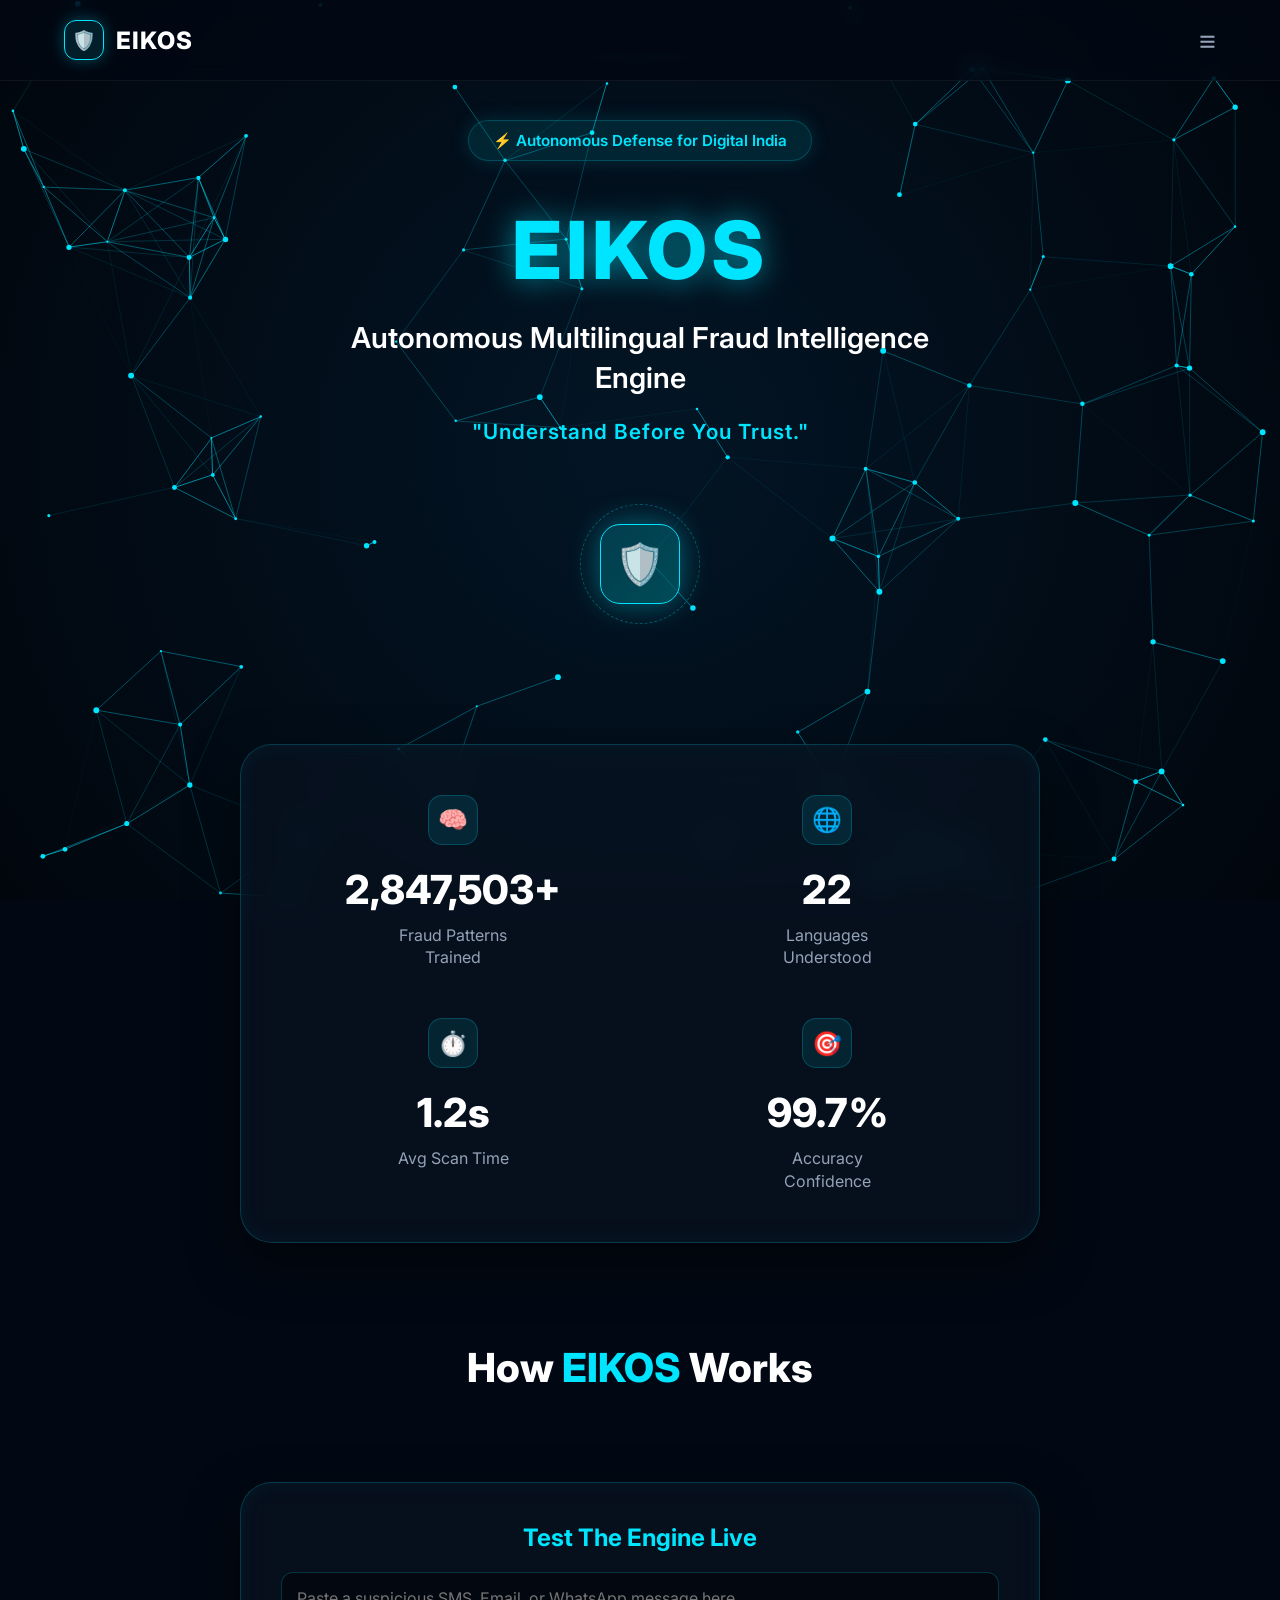
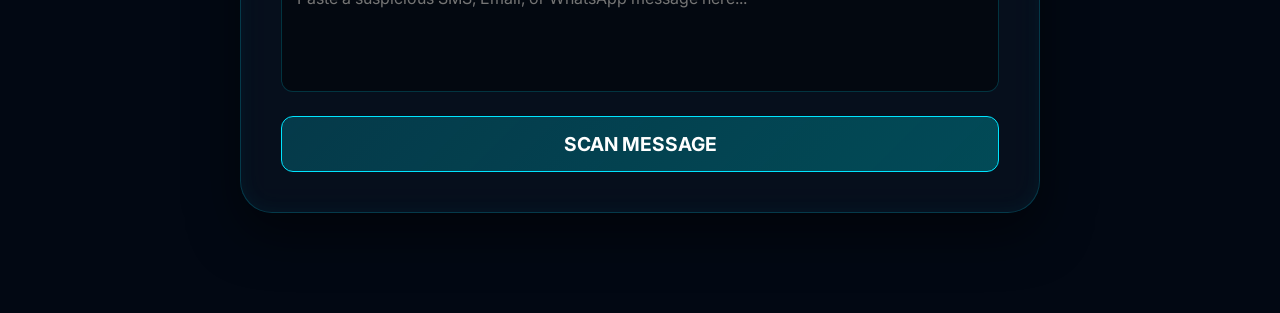
<file: index.html>
<!DOCTYPE html>
<html lang="en">
<head>
    <meta charset="UTF-8">
    <meta name="viewport" content="width=device-width, initial-scale=1.0">
    <title>EIKOS | Autonomous Fraud Intelligence</title>
    <link href="https://fonts.googleapis.com/css2?family=Inter:wght@400;600;800&display=swap" rel="stylesheet">
    <style>
        :root {
            --bg-dark: #020813;
            --cyan-glow: #00e5ff;
            --cyan-dark: #005a66;
            --text-main: #ffffff;
            --text-muted: #94a3b8;
            --glass-bg: rgba(10, 20, 35, 0.6);
            --glass-border: rgba(0, 229, 255, 0.2);
        }

        * {
            margin: 0;
            padding: 0;
            box-sizing: border-box;
            font-family: 'Inter', sans-serif;
        }

        body {
            background-color: var(--bg-dark);
            color: var(--text-main);
            overflow-x: hidden;
        }

        /* Canvas Background */
        #plexus-canvas {
            position: fixed;
            top: 0;
            left: 0;
            width: 100vw;
            height: 100vh;
            z-index: -1;
            background: radial-gradient(circle at 50% 50%, #031525 0%, #01060d 100%);
        }

        /* Navigation */
        nav {
            display: flex;
            justify-content: space-between;
            align-items: center;
            padding: 20px 5%;
            position: fixed;
            width: 100%;
            top: 0;
            z-index: 100;
            background: rgba(2, 8, 19, 0.7);
            backdrop-filter: blur(10px);
            border-bottom: 1px solid rgba(255,255,255,0.05);
        }

        .logo-container {
            display: flex;
            align-items: center;
            gap: 12px;
        }

        .logo-icon {
            width: 40px;
            height: 40px;
            background: rgba(0, 229, 255, 0.1);
            border: 1px solid var(--cyan-glow);
            border-radius: 12px;
            display: flex;
            justify-content: center;
            align-items: center;
            color: var(--cyan-glow);
            font-size: 1.2rem;
            box-shadow: 0 0 15px rgba(0, 229, 255, 0.3);
        }

        .logo-text {
            font-weight: 800;
            font-size: 1.5rem;
            letter-spacing: 1px;
            color: var(--text-main);
        }

        .hamburger {
            font-size: 1.8rem;
            color: var(--text-muted);
            cursor: pointer;
        }

        /* Hero Section */
        header {
            padding: 120px 5% 60px;
            text-align: center;
            display: flex;
            flex-direction: column;
            align-items: center;
            position: relative;
        }

        .pill-badge {
            background: rgba(0, 229, 255, 0.1);
            border: 1px solid var(--glass-border);
            color: var(--cyan-glow);
            padding: 10px 24px;
            border-radius: 30px;
            font-size: 0.95rem;
            font-weight: 600;
            display: inline-flex;
            align-items: center;
            gap: 8px;
            margin-bottom: 40px;
            box-shadow: 0 0 20px rgba(0, 229, 255, 0.15);
        }

        h1.hero-title {
            font-size: 5rem;
            font-weight: 800;
            color: var(--cyan-glow);
            letter-spacing: 4px;
            margin-bottom: 20px;
            text-shadow: 0 0 30px rgba(0, 229, 255, 0.6);
            text-transform: uppercase;
        }

        h2.hero-subtitle {
            font-size: 1.8rem;
            font-weight: 600;
            color: var(--text-main);
            margin-bottom: 20px;
            max-width: 600px;
            line-height: 1.4;
        }

        p.hero-tagline {
            font-size: 1.3rem;
            font-weight: 600;
            color: var(--cyan-glow);
            margin-bottom: 60px;
            letter-spacing: 1px;
        }

        .shield-button-container {
            position: relative;
            width: 120px;
            height: 120px;
            display: flex;
            justify-content: center;
            align-items: center;
            margin-bottom: 60px;
        }

        .shield-ring {
            position: absolute;
            width: 100%;
            height: 100%;
            border: 1px dashed rgba(0, 229, 255, 0.3);
            border-radius: 50%;
            animation: spin 10s linear infinite;
        }

        .shield-button {
            width: 80px;
            height: 80px;
            background: linear-gradient(135deg, rgba(0, 229, 255, 0.2), rgba(0, 90, 102, 0.8));
            border: 1px solid var(--cyan-glow);
            border-radius: 20px;
            display: flex;
            justify-content: center;
            align-items: center;
            color: var(--cyan-glow);
            font-size: 2.5rem;
            box-shadow: 0 0 30px rgba(0, 229, 255, 0.4);
            cursor: pointer;
            transition: transform 0.3s ease;
        }

        .shield-button:hover {
            transform: scale(1.05);
            box-shadow: 0 0 40px rgba(0, 229, 255, 0.6);
        }

        @keyframes spin { 100% { transform: rotate(360deg); } }

        /* Stats Glass Panel */
        .stats-container {
            max-width: 800px;
            margin: 0 auto 100px;
            background: var(--glass-bg);
            backdrop-filter: blur(16px);
            -webkit-backdrop-filter: blur(16px);
            border: 1px solid var(--glass-border);
            border-radius: 32px;
            padding: 50px;
            box-shadow: 0 20px 50px rgba(0, 0, 0, 0.5), inset 0 0 20px rgba(0, 229, 255, 0.05);
        }

        .stats-grid {
            display: grid;
            grid-template-columns: 1fr 1fr;
            gap: 50px;
            text-align: center;
        }

        .stat-item {
            display: flex;
            flex-direction: column;
            align-items: center;
        }

        .stat-icon {
            width: 50px;
            height: 50px;
            background: rgba(0, 229, 255, 0.1);
            border: 1px solid var(--glass-border);
            border-radius: 14px;
            display: flex;
            justify-content: center;
            align-items: center;
            color: var(--cyan-glow);
            font-size: 1.5rem;
            margin-bottom: 20px;
        }

        .stat-value {
            font-size: 2.5rem;
            font-weight: 800;
            color: var(--text-main);
            margin-bottom: 10px;
        }

        .stat-title {
            font-size: 1rem;
            color: var(--text-muted);
            line-height: 1.4;
        }

        /* How it works section start */
        .section-title {
            font-size: 2.5rem;
            font-weight: 800;
            text-align: center;
            margin-bottom: 40px;
        }
        .section-title span { color: var(--cyan-glow); }

        @media (max-width: 768px) {
            h1.hero-title { font-size: 3rem; }
            h2.hero-subtitle { font-size: 1.4rem; }
            .stats-grid { grid-template-columns: 1fr; gap: 40px; }
        }
    </style>
</head>
<body>
    <!-- Plexus Network Background -->
    <canvas id="plexus-canvas"></canvas>

    <nav>
        <div class="logo-container">
            <div class="logo-icon">🛡️</div>
            <div class="logo-text">EIKOS</div>
        </div>
        <div class="hamburger">≡</div>
    </nav>

    <header>
        <div class="pill-badge">⚡ Autonomous Defense for Digital India</div>
        <h1 class="hero-title">EIKOS</h1>
        <h2 class="hero-subtitle">Autonomous Multilingual Fraud Intelligence Engine</h2>
        <p class="hero-tagline">"Understand Before You Trust."</p>

        <div class="shield-button-container">
            <div class="shield-ring"></div>
            <div class="shield-button">🛡️</div>
        </div>
    </header>

    <section class="stats-container">
        <div class="stats-grid">
            <div class="stat-item">
                <div class="stat-icon">🧠</div>
                <div class="stat-value">2,847,503+</div>
                <div class="stat-title">Fraud Patterns<br>Trained</div>
            </div>
            <div class="stat-item">
                <div class="stat-icon">🌐</div>
                <div class="stat-value">22</div>
                <div class="stat-title">Languages<br>Understood</div>
            </div>
            <div class="stat-item">
                <div class="stat-icon">⏱️</div>
                <div class="stat-value">1.2s</div>
                <div class="stat-title">Avg Scan Time</div>
            </div>
            <div class="stat-item">
                <div class="stat-icon">🎯</div>
                <div class="stat-value">99.7%</div>
                <div class="stat-title">Accuracy<br>Confidence</div>
            </div>
        </div>
    </section>

    <section style="text-align: center; padding-bottom: 50px;">
        <h2 class="section-title">How <span>EIKOS</span> Works</h2>
    </section>

    <!-- Scanner Section (Restored from previous functionality) -->
    <section class="stats-container" style="margin-top: 0; padding: 40px;">
        <h3 style="color: var(--cyan-glow); font-size: 1.5rem; margin-bottom: 20px; text-align: center;">Test The Engine Live</h3>
        <textarea id="scanInput" placeholder="Paste a suspicious SMS, Email, or WhatsApp message here..." 
            style="width: 100%; height: 120px; background: rgba(0,0,0,0.4); border: 1px solid var(--glass-border); color: white; padding: 15px; border-radius: 12px; font-size: 1rem; margin-bottom: 20px; resize: none;"></textarea>
        
        <button onclick="scanText()" style="width: 100%; background: linear-gradient(135deg, rgba(0, 229, 255, 0.2), rgba(0, 90, 102, 0.8)); border: 1px solid var(--cyan-glow); color: var(--text-main); font-size: 1.2rem; font-weight: bold; padding: 15px; border-radius: 12px; cursor: pointer; transition: 0.3s;">
            SCAN MESSAGE
        </button>

        <div id="scanResult" style="display: none; margin-top: 30px; padding: 20px; border-radius: 12px; background: rgba(255,42,95,0.1); border: 1px solid var(--neon-crimson); text-align: left;">
            <div id="resTitle" style="font-size: 1.4rem; font-weight: bold; color: var(--neon-crimson); margin-bottom: 10px;"></div>
            <div id="resReasons" style="color: var(--text-main); font-family: monospace; font-size: 0.9rem; line-height: 1.6;"></div>
        </div>
    </section>

    <script>
        // Scanner Logic
        function scanText() {
            const text = document.getElementById("scanInput").value;
            const resDiv = document.getElementById("scanResult");
            const resTitle = document.getElementById("resTitle");
            const resReasons = document.getElementById("resReasons");

            if (!text.trim()) {
                alert("Please enter some text to scan.");
                return;
            }

            resDiv.style.display = "block";
            resTitle.style.color = "var(--text-muted)";
            resTitle.innerText = "Analyzing neural patterns...";
            resReasons.innerHTML = "";

            let lang = "EN";
            if (/[\u0C80-\u0CFF]/.test(text)) lang = "KN";
            else if (/[\u0900-\u097F]/.test(text)) lang = "HI";

            setTimeout(() => {
                let verdict = "✅ SAFE - NO THREATS DETECTED";
                let verdictColor = "var(--neon-blue)";
                let bgStyle = "rgba(0, 229, 255, 0.1)";
                let borderStyle = "1px solid var(--cyan-glow)";
                
                let reasonsHtml = "> Analysis Complete<br>> No heuristic matches found.";

                // Simplified trigger detection for demo
                const isThreat = text.toLowerCase().includes("kyc") || text.toLowerCase().includes("bank") || 
                               text.toLowerCase().includes("block") || text.includes("ಗ್ರಾಹಕರೆ") || text.includes("ಖಾತೆ");

                if (isThreat) {
                    let translatedVerdict = "⚠️ SUSPICIOUS - PROCEED WITH CAUTION";
                    if (lang === "KN") translatedVerdict = "⚠️ ಅನುಮಾನಾಸ್ಪದ - ಎಚ್ಚರಿಕೆಯಿಂದ ಮುಂದುವರಿಯಿರಿ";
                    if (lang === "HI") translatedVerdict = "⚠️ संदिग्ध - सावधानी से आगे बढ़ें";
                    
                    verdict = translatedVerdict;
                    verdictColor = "var(--neon-crimson)";
                    bgStyle = "rgba(255, 42, 95, 0.1)";
                    borderStyle = "1px solid var(--neon-crimson)";
                    
                    reasonsHtml = "Confidence: 85%<br><br>> Subject Detected: KYC / BANKING<br>> Intent Match: INTIMIDATION / THREAT";
                }

                resDiv.style.background = bgStyle;
                resDiv.style.border = borderStyle;
                resTitle.style.color = verdictColor;
                resTitle.innerText = verdict;
                resReasons.innerHTML = reasonsHtml;
            }, 800);
        }

        // Cyan Plexus Network Background
        const canvas = document.getElementById('plexus-canvas');
        const ctx = canvas.getContext('2d');
        let width, height;
        let particles = [];

        function resize() {
            width = canvas.width = window.innerWidth;
            height = canvas.height = window.innerHeight;
        }
        window.addEventListener('resize', resize);
        resize();

        class Particle {
            constructor() {
                this.x = Math.random() * width;
                this.y = Math.random() * height;
                this.vx = (Math.random() - 0.5) * 0.8;
                this.vy = (Math.random() - 0.5) * 0.8;
                this.size = Math.random() * 2 + 1;
            }
            update() {
                this.x += this.vx;
                this.y += this.vy;
                if (this.x < 0 || this.x > width) this.vx *= -1;
                if (this.y < 0 || this.y > height) this.vy *= -1;
            }
            draw() {
                ctx.beginPath();
                ctx.arc(this.x, this.y, this.size, 0, Math.PI * 2);
                ctx.fillStyle = '#00e5ff';
                ctx.fill();
            }
        }

        // Create particles
        const particleCount = Math.min(100, window.innerWidth / 10);
        for (let i = 0; i < particleCount; i++) {
            particles.push(new Particle());
        }

        function animate() {
            ctx.clearRect(0, 0, width, height);
            
            for (let i = 0; i < particles.length; i++) {
                particles[i].update();
                particles[i].draw();
                
                // Draw connecting lines (plexus effect)
                for (let j = i; j < particles.length; j++) {
                    let dx = particles[i].x - particles[j].x;
                    let dy = particles[i].y - particles[j].y;
                    let dist = Math.sqrt(dx * dx + dy * dy);
                    
                    if (dist < 150) {
                        ctx.beginPath();
                        ctx.strokeStyle = '#00e5ff';
                        ctx.globalAlpha = 1 - (dist / 150);
                        ctx.lineWidth = 0.8;
                        ctx.moveTo(particles[i].x, particles[i].y);
                        ctx.lineTo(particles[j].x, particles[j].y);
                        ctx.stroke();
                        ctx.globalAlpha = 1;
                    }
                }
            }
            requestAnimationFrame(animate);
        }
        animate();
    </script>
</body>
</html>
</file>
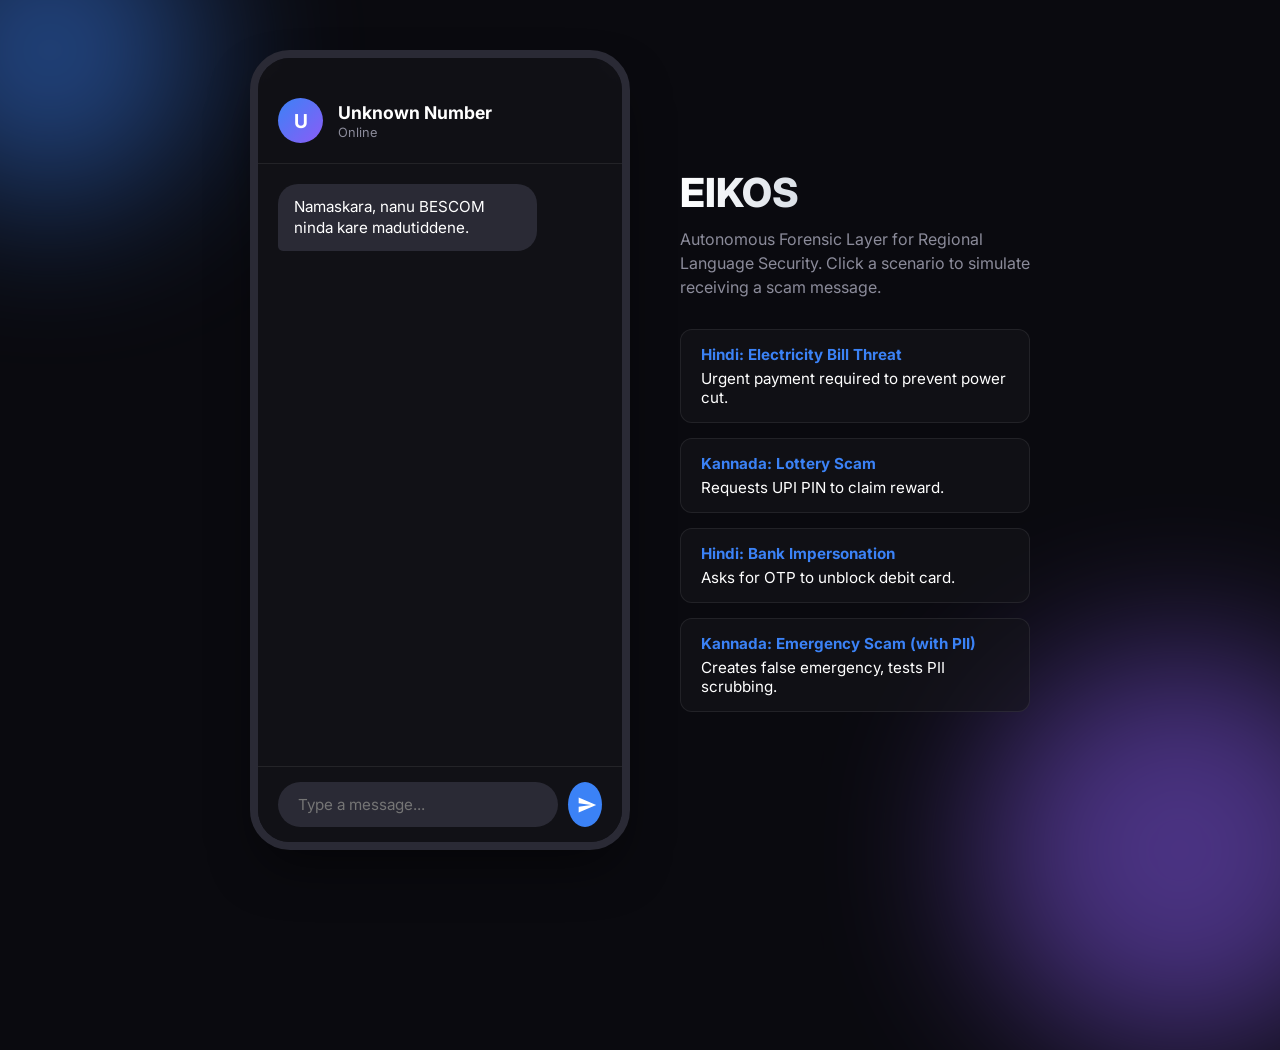
<file: templates/index.html>
<!DOCTYPE html>
<html lang="en">
<head>
    <meta charset="UTF-8">
    <meta name="viewport" content="width=device-width, initial-scale=1.0">
    <title>EIKOS | Linguistic Bodyguard</title>
    <link href="https://fonts.googleapis.com/css2?family=Inter:wght@400;600;700;800&display=swap" rel="stylesheet">
    <link rel="stylesheet" href="/static/css/style.css">
</head>
<body>
    <div class="blob blob-1"></div>
    <div class="blob blob-2"></div>

    <!-- Mobile Simulator -->
    <div class="phone-container">
        <div class="app-header">
            <div class="avatar">U</div>
            <div class="contact-info">
                <h2>Unknown Number</h2>
                <p>Online</p>
            </div>
        </div>

        <div class="chat-area" id="chatArea">
            <!-- Messages will appear here -->
            <div class="message msg-received">
                Namaskara, nanu BESCOM ninda kare madutiddene.
            </div>
        </div>

        <div class="input-area">
            <input type="text" placeholder="Type a message..." id="messageInput" disabled>
            <button class="send-btn" disabled>
                <svg viewBox="0 0 24 24">
                    <path d="M2.01 21L23 12 2.01 3 2 10l15 2-15 2z"></path>
                </svg>
            </button>
        </div>

        <!-- EIKOS Overlay -->
        <div class="eikos-overlay" id="eikosOverlay">
            <div class="overlay-header">
                <div class="shield-icon">
                    <svg width="24" height="24" viewBox="0 0 24 24" fill="none" stroke="currentColor" stroke-width="2" stroke-linecap="round" stroke-linejoin="round">
                        <path d="M12 22s8-4 8-10V5l-8-3-8 3v7c0 6 8 10 8 10z"></path>
                        <line x1="12" y1="8" x2="12" y2="12"></line>
                        <line x1="12" y1="16" x2="12.01" y2="16"></line>
                    </svg>
                </div>
                <div>
                    <h1>EIKOS</h1>
                    <p>THREAT DETECTED</p>
                </div>
            </div>

            <div class="reasoning-panel">
                <h3>Reasoning Engine</h3>
                <ul class="reason-list" id="reasonList">
                    <!-- Reasons populated via JS -->
                </ul>
            </div>

            <div class="data-flow">
                <div class="flow-step"><span>Scrubbing PII:</span> <span class="highlight">Success</span></div>
                <div class="flow-step"><span>Translation:</span> <span class="highlight">Complete</span></div>
                <div class="flow-step"><span>RAG Confidence:</span> <span class="highlight" id="ragConfidence">--%</span></div>
                <div class="flow-step"><span>Latency:</span> <span class="highlight" id="latencyStat">-- ms</span></div>
            </div>

            <div class="action-buttons">
                <button class="btn btn-primary" onclick="dismissOverlay('block')">Block & Report</button>
                <button class="btn btn-secondary" onclick="dismissOverlay('ignore')">Ignore Warning</button>
            </div>
        </div>
    </div>

    <!-- Demo Controls -->
    <div class="demo-controls">
        <h1 class="demo-title">EIKOS</h1>
        <p class="demo-subtitle">Autonomous Forensic Layer for Regional Language Security. Click a scenario to simulate receiving a scam message.</p>

        <button class="scenario-btn" onclick="simulateMessage('vidyut vibhag se: aapka bijli connection aaj raat 9 baje kat diya jayega. turant kripya is link par bill pay karein')">
            <strong>Hindi: Electricity Bill Threat</strong>
            Urgent payment required to prevent power cut.
        </button>

        <button class="scenario-btn" onclick="simulateMessage('nimmage 10 laksha bahumana bandide, UPI pin heli')">
            <strong>Kannada: Lottery Scam</strong>
            Requests UPI PIN to claim reward.
        </button>

        <button class="scenario-btn" onclick="simulateMessage('sir, mai bank se bol raha hu, aapka debit card block ho gaya hai, unblock karne ke liye OTP bataye')">
            <strong>Hindi: Bank Impersonation</strong>
            Asks for OTP to unblock debit card.
        </button>

        <button class="scenario-btn" onclick="simulateMessage('sir, urgent aagi 5000 rs kalsi, hospital nalli iddini. my account: 12345678901')">
            <strong>Kannada: Emergency Scam (with PII)</strong>
            Creates false emergency, tests PII scrubbing.
        </button>

        <div style="display: flex; align-items: center; gap: 10px; margin-top: 20px;">
            <div class="loader" id="loadingSpinner"></div>
            <span id="loadingText" style="color: var(--text-secondary); display: none;">Analyzing UI elements...</span>
        </div>
    </div>

    <script src="/static/js/script.js"></script>
</body>
</html>
</file>
<file: static/css/style.css>
:root {
    --bg-dark: #0a0a0f;
    --app-bg: #111116;
    --text-primary: #ffffff;
    --text-secondary: #8b8b9a;
    --accent-blue: #3b82f6;
    --accent-red: #ef4444;
    --accent-green: #10b981;
    --glass-bg: rgba(20, 20, 25, 0.6);
    --glass-border: rgba(255, 255, 255, 0.08);
}

* {
    margin: 0;
    padding: 0;
    box-sizing: border-box;
    font-family: 'Inter', -apple-system, sans-serif;
}

body {
    background-color: var(--bg-dark);
    color: var(--text-primary);
    display: flex;
    justify-content: center;
    align-items: center;
    min-height: 100vh;
    overflow: hidden;
}

/* Background elements */
.blob {
    position: absolute;
    filter: blur(80px);
    z-index: -1;
    opacity: 0.5;
}

.blob-1 {
    width: 300px;
    height: 300px;
    background: #3b82f6;
    top: -100px;
    left: -100px;
    border-radius: 50%;
}

.blob-2 {
    width: 400px;
    height: 400px;
    background: #8b5cf6;
    bottom: -150px;
    right: -100px;
    border-radius: 50%;
}

/* Mobile Simulator Container */
.phone-container {
    width: 380px;
    height: 800px;
    background-color: var(--app-bg);
    border-radius: 40px;
    border: 8px solid #2a2a35;
    position: relative;
    overflow: hidden;
    box-shadow: 0 25px 50px -12px rgba(0, 0, 0, 0.5);
    display: flex;
    flex-direction: column;
}

/* App Header */
.app-header {
    padding: 40px 20px 20px;
    background: rgba(17, 17, 22, 0.8);
    backdrop-filter: blur(10px);
    border-bottom: 1px solid var(--glass-border);
    display: flex;
    align-items: center;
    gap: 15px;
    z-index: 10;
}

.avatar {
    width: 45px;
    height: 45px;
    background: linear-gradient(135deg, #3b82f6, #8b5cf6);
    border-radius: 50%;
    display: flex;
    justify-content: center;
    align-items: center;
    font-weight: bold;
    font-size: 1.2rem;
}

.contact-info h2 {
    font-size: 1.1rem;
    margin-bottom: 2px;
}

.contact-info p {
    font-size: 0.8rem;
    color: var(--text-secondary);
}

/* Chat Area */
.chat-area {
    flex: 1;
    padding: 20px;
    overflow-y: auto;
    display: flex;
    flex-direction: column;
    gap: 15px;
}

.message {
    max-width: 80%;
    padding: 12px 16px;
    border-radius: 20px;
    font-size: 0.95rem;
    line-height: 1.4;
    animation: fadeIn 0.3s ease forwards;
    position: relative;
}

@keyframes fadeIn {
    from { opacity: 0; transform: translateY(10px); }
    to { opacity: 1; transform: translateY(0); }
}

.msg-received {
    align-self: flex-start;
    background-color: #2a2a35;
    border-bottom-left-radius: 5px;
}

.msg-sent {
    align-self: flex-end;
    background: linear-gradient(135deg, #3b82f6, #2563eb);
    border-bottom-right-radius: 5px;
}

/* Input Area */
.input-area {
    padding: 15px 20px;
    background: var(--app-bg);
    border-top: 1px solid var(--glass-border);
    display: flex;
    gap: 10px;
}

.input-area input {
    flex: 1;
    background: #2a2a35;
    border: none;
    border-radius: 25px;
    padding: 12px 20px;
    color: white;
    font-size: 0.95rem;
    outline: none;
    transition: all 0.3s ease;
}

.input-area input:focus {
    box-shadow: 0 0 0 2px rgba(59, 130, 246, 0.5);
}

.send-btn {
    width: 45px;
    height: 45px;
    border-radius: 50%;
    background: #3b82f6;
    border: none;
    color: white;
    cursor: pointer;
    display: flex;
    justify-content: center;
    align-items: center;
    transition: transform 0.2s ease;
}

.send-btn:active {
    transform: scale(0.9);
}

.send-btn svg {
    width: 20px;
    height: 20px;
    fill: currentColor;
    transform: translateX(2px);
}

/* EIKOS Overlay */
.eikos-overlay {
    position: absolute;
    top: -100%;
    left: 0;
    width: 100%;
    height: 100%;
    background: rgba(10, 10, 15, 0.8);
    backdrop-filter: blur(12px);
    z-index: 100;
    transition: top 0.5s cubic-bezier(0.16, 1, 0.3, 1);
    display: flex;
    flex-direction: column;
    padding: 40px 25px 25px;
}

.eikos-overlay.active {
    top: 0;
}

.overlay-header {
    display: flex;
    align-items: center;
    gap: 15px;
    margin-bottom: 30px;
}

.shield-icon {
    width: 50px;
    height: 50px;
    background: rgba(239, 68, 68, 0.2);
    border: 2px solid var(--accent-red);
    border-radius: 50%;
    display: flex;
    justify-content: center;
    align-items: center;
    color: var(--accent-red);
    box-shadow: 0 0 20px rgba(239, 68, 68, 0.4);
    animation: pulse 2s infinite;
}

@keyframes pulse {
    0% { box-shadow: 0 0 0 0 rgba(239, 68, 68, 0.4); }
    70% { box-shadow: 0 0 0 15px rgba(239, 68, 68, 0); }
    100% { box-shadow: 0 0 0 0 rgba(239, 68, 68, 0); }
}

.overlay-header h1 {
    font-size: 1.5rem;
    font-weight: 700;
    letter-spacing: 1px;
}

.overlay-header p {
    color: var(--accent-red);
    font-size: 0.9rem;
    font-weight: 600;
}

.reasoning-panel {
    background: var(--glass-bg);
    border: 1px solid var(--glass-border);
    border-radius: 20px;
    padding: 20px;
    margin-bottom: 20px;
}

.reasoning-panel h3 {
    font-size: 1rem;
    margin-bottom: 15px;
    color: #cbd5e1;
}

.reason-list {
    list-style: none;
    display: flex;
    flex-direction: column;
    gap: 10px;
}

.reason-item {
    display: flex;
    align-items: flex-start;
    gap: 10px;
    font-size: 0.9rem;
    line-height: 1.4;
}

.reason-item::before {
    content: "•";
    color: var(--accent-red);
    font-weight: bold;
}

.data-flow {
    margin-top: auto;
    background: rgba(0,0,0,0.4);
    border-radius: 15px;
    padding: 15px;
    font-family: 'Courier New', monospace;
    font-size: 0.8rem;
    color: #94a3b8;
}

.flow-step {
    margin-bottom: 8px;
    display: flex;
    justify-content: space-between;
}

.flow-step span.highlight {
    color: var(--accent-blue);
}

.action-buttons {
    margin-top: 20px;
    display: flex;
    gap: 15px;
}

.btn {
    flex: 1;
    padding: 14px;
    border-radius: 12px;
    font-weight: 600;
    font-size: 0.95rem;
    border: none;
    cursor: pointer;
    transition: all 0.2s;
}

.btn-primary {
    background: var(--accent-red);
    color: white;
}

.btn-primary:hover {
    background: #dc2626;
}

.btn-secondary {
    background: transparent;
    border: 1px solid var(--glass-border);
    color: white;
}

.btn-secondary:hover {
    background: rgba(255, 255, 255, 0.1);
}

/* Demo Controls (Outside Phone) */
.demo-controls {
    margin-left: 50px;
    width: 350px;
}

.demo-title {
    font-size: 2.5rem;
    font-weight: 800;
    margin-bottom: 10px;
    background: linear-gradient(to right, #ffffff, #94a3b8);
    -webkit-background-clip: text;
    -webkit-text-fill-color: transparent;
}

.demo-subtitle {
    color: var(--text-secondary);
    margin-bottom: 30px;
    line-height: 1.5;
}

.scenario-btn {
    display: block;
    width: 100%;
    padding: 15px 20px;
    margin-bottom: 15px;
    background: var(--glass-bg);
    border: 1px solid var(--glass-border);
    border-radius: 12px;
    color: white;
    text-align: left;
    cursor: pointer;
    transition: all 0.3s ease;
    font-size: 0.95rem;
}

.scenario-btn:hover {
    background: rgba(255, 255, 255, 0.1);
    transform: translateX(5px);
    border-color: rgba(255, 255, 255, 0.2);
}

.scenario-btn strong {
    display: block;
    margin-bottom: 5px;
    color: var(--accent-blue);
}

.loader {
    width: 20px;
    height: 20px;
    border: 2px solid rgba(255,255,255,0.3);
    border-radius: 50%;
    border-top-color: white;
    animation: spin 1s ease-in-out infinite;
    display: none;
}

@keyframes spin {
    to { transform: rotate(360deg); }
}
</file>
